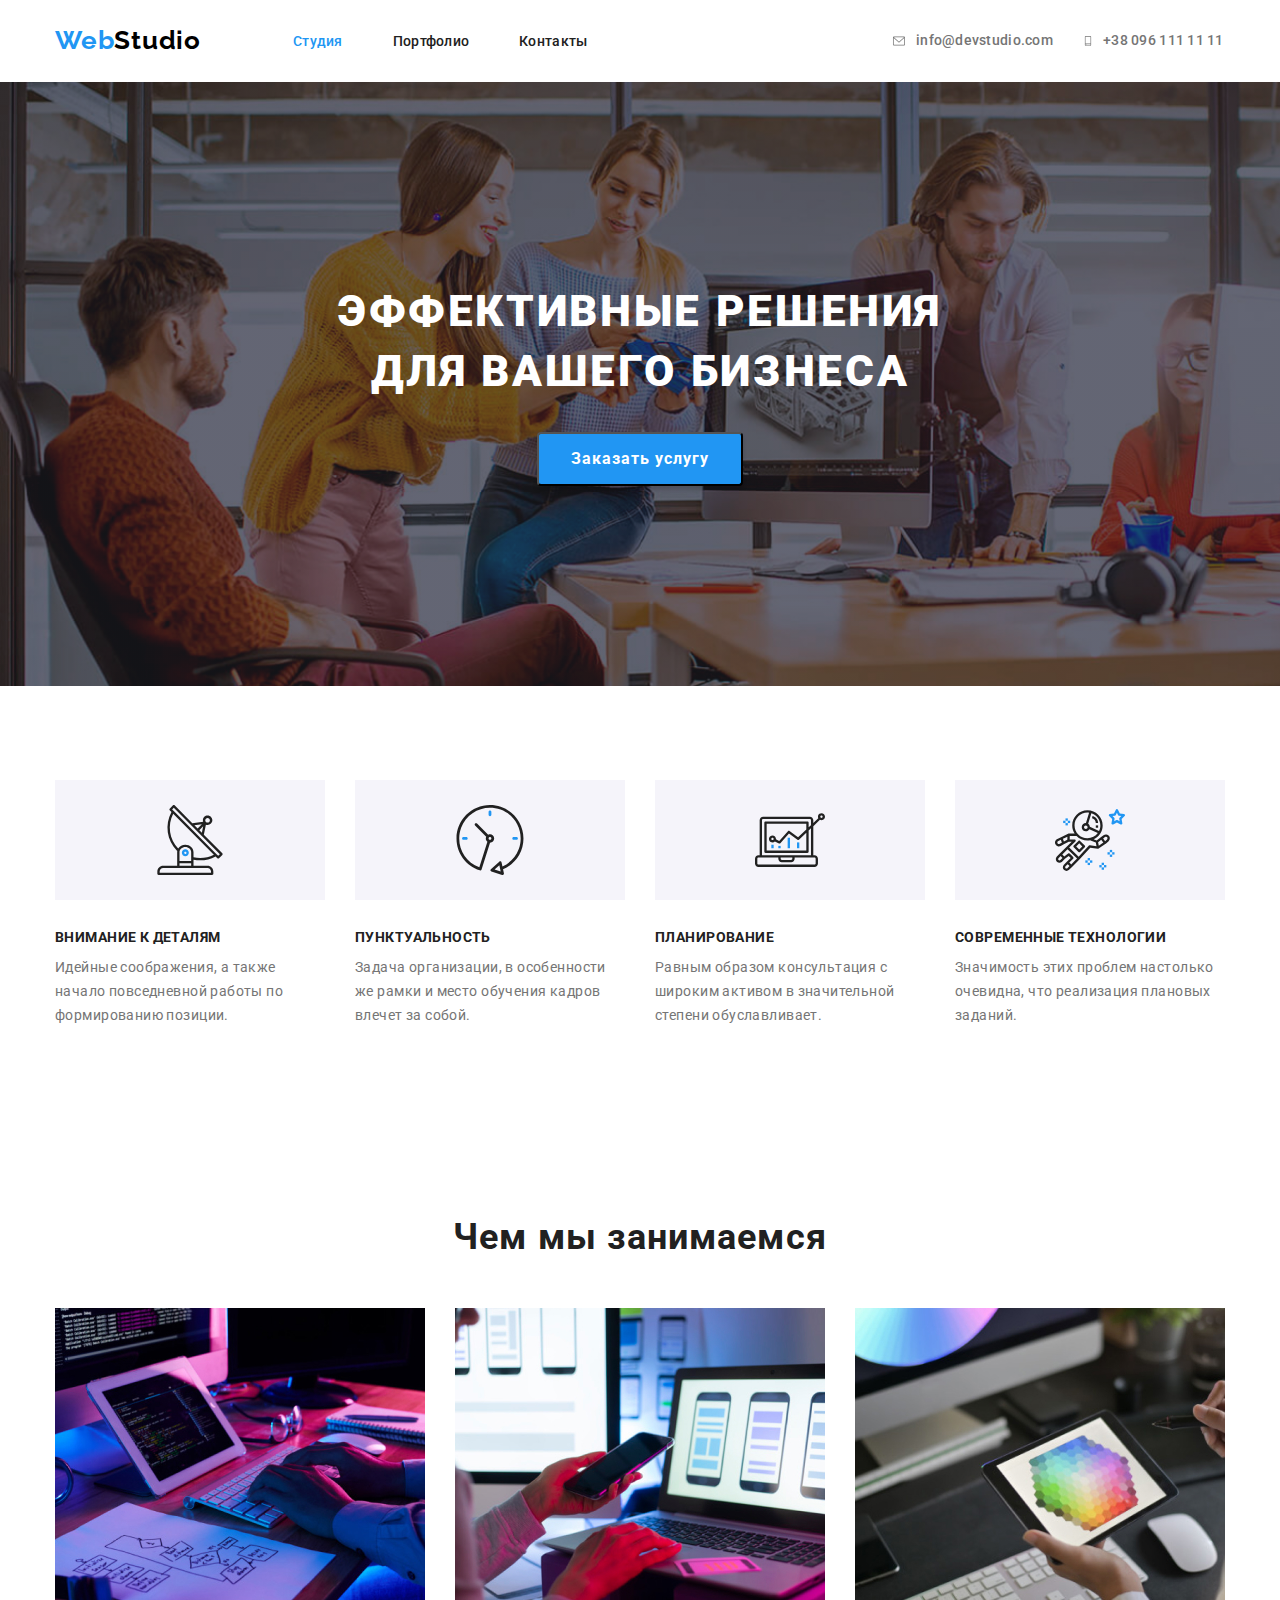
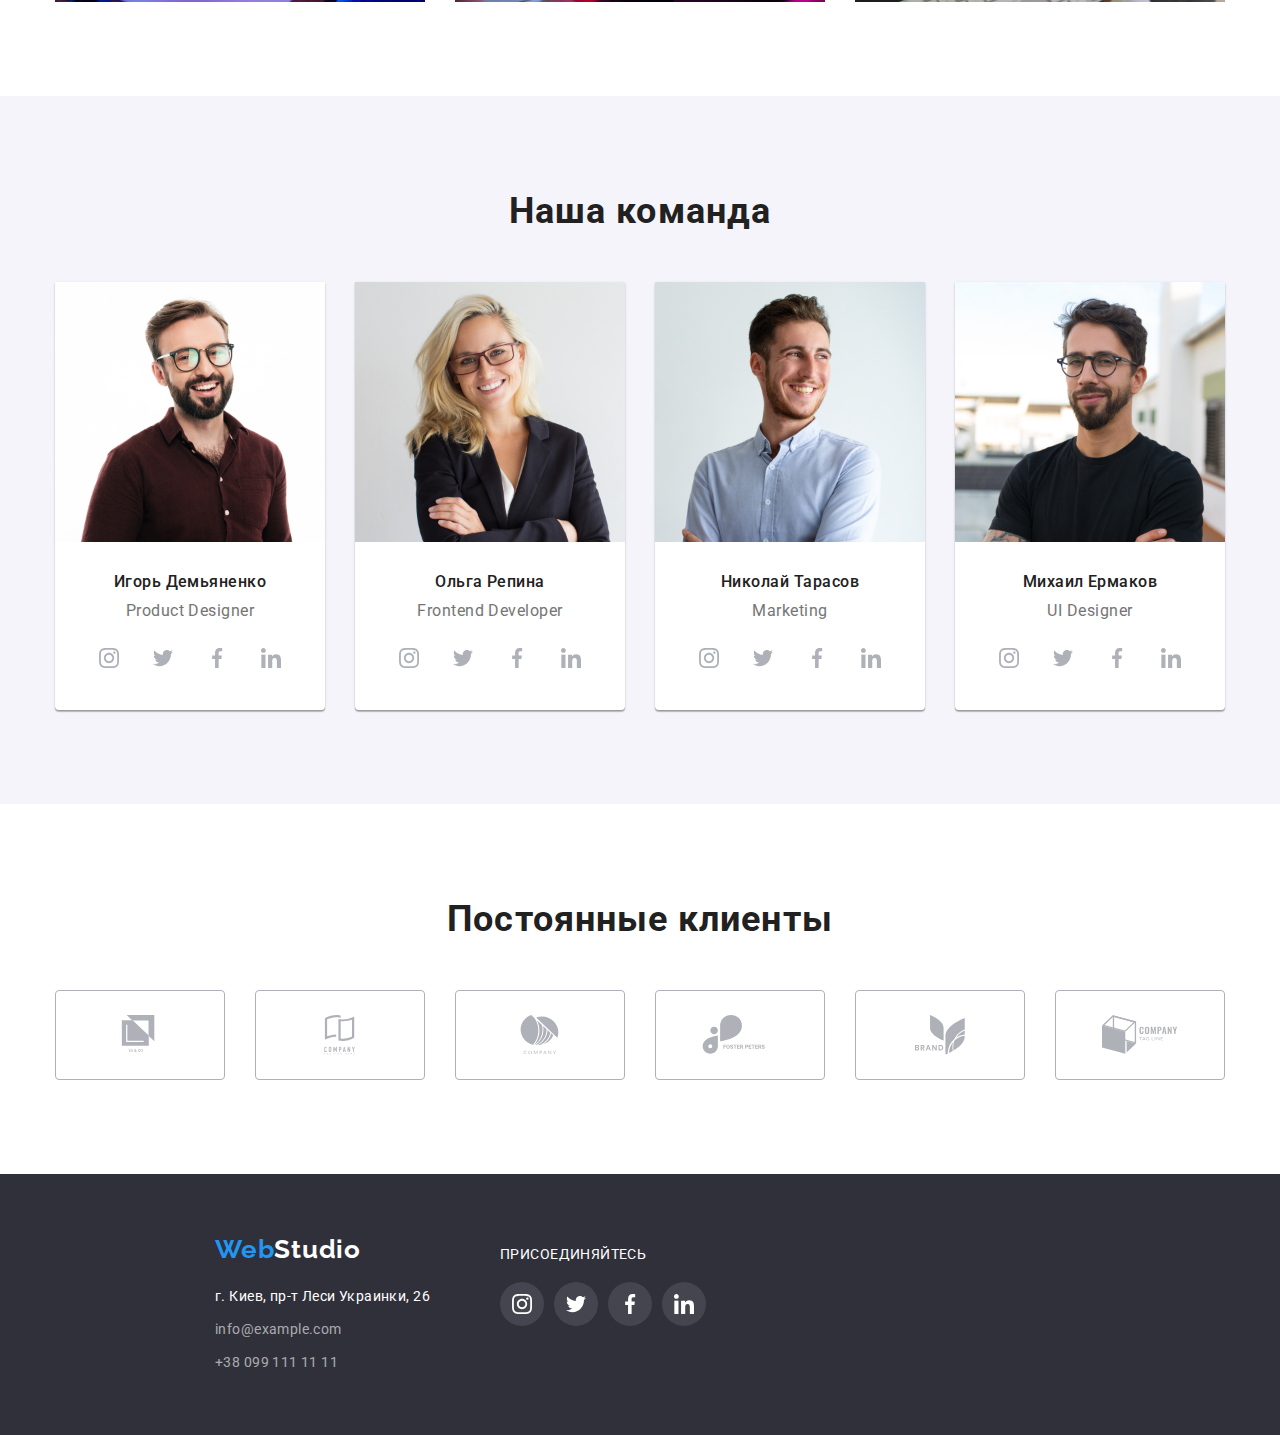
<file: index.html>
<!DOCTYPE html>
<html lang="ru">
<head>
    <meta charset="UTF-8">
    <meta name="viewport" content="width=device-width, initial-scale=1.0">
    <title>Главная</title>
    
    <link href="https://fonts.googleapis.com/css2?family=Raleway:wght@700&family=Roboto:wght@400;500;700;900&display=swap" rel="stylesheet">

    
    <link rel="stylesheet" href="https://cdnjs.cloudflare.com/ajax/libs/modern-normalize/1.0.0/modern-normalize.min.css">
    
    <link rel="stylesheet" href="./css/styles.css">
    
</head>

<body>
    <!-- NAVIGATION -->
    <header class="header">
        <div class="container">
            <nav class="navigation">
                <a href="./index.html" 
                class="logo link" aria-label="логотип веб студии">
                    <span class="logo-Web">Web</span><span class="logo-Studio">Studio</span></a>
            
                <ul class="site-nav list">
                    <li class="navigation-list-item">
                        <a href="./index.html" class="link current">Студия</a></li>
                    <li class="navigation-list-item">
                        <a href="./portfolio.html" class="link">Портфолио</a></li>
                    <li class="navigation-list-item">
                        <a href="contacts.html" class="link">Контакты</a></li>
                </ul>
            </nav>
            
            <ul class="header-contact-list list">
                <li class="header-contact-item contact-item-envelope">
                    <a href="mailto:info@devstudio.com" class="mail">
                        <svg class="envelope-svg">
                            <use href="./img/svg/sprite.svg#envelope"></use>
                        </svg>
                        info@devstudio.com
                    </a>
                </li>

                <li class="header-contact-item contact-item-phone">
                    <a href="tel:+380961111111" class="tel">
                        <svg class="phone-svg">
                            <use href="./img/svg/sprite.svg#phone"></use>
                        </svg>
                        +38 096 111 11 11
                    </a>
                </li>
            </ul>
        </div>          
    </header>
    
    <main>
        <!-- HERO -->
        <section class="hero">
            <div class="container">
                <h1 class="hero-title">Эффективные решения для вашего бизнеса</h1>
                <button type="button" class="button">Заказать услугу</button>
            </div>
           
        </section>

        <!-- Features -->
        <section class="section features-section">
            <!-- <h2 class="section-title">Наши преимущества</h2> -->
            <div class="container">
                <ul class="features">
                    <li class="features-item features-item-antenna">
                        <h3 class="title">Внимание к деталям</h3>
                        <p class="text">Идейные соображения, а также начало повседневной работы по формированию позиции.</p>
                    </li>
                    <li class="features-item features-item-clock">
                        <h3 class="title">Пунктуальность</h3>
                        <p class="text">Задача организации, в особенности же рамки и место обучения кадров влечет за собой.</p>
                    </li>
                    <li class="features-item features-item-diagram">
                        <h3 class="title">Планирование</h3>
                        <p class="text">Равным образом консультация с широким активом в значительной степени обуславливает.</p>
                    </li>
                    <li class="features-item features-item-astronaut">
                        <h3 class="title">Современные технологии</h3>
                        <p class="text">Значимость этих проблем настолько очевидна, что реализация плановых заданий.</p>
                    </li>
                </ul>
            </div>
           
        </section>

        <!-- SERVICES -->
        <section class="section services-section">
            <div class="container">
                <h2 class="section-title">Чем мы занимаемся</h2>
                <ul class="services-list">
                    <li class="services-list-item">
                        <a href="service_1.html">
                            <img src="./img/service/service_1.jpg" width="370" height="294" alt="Услуга 1"></a></li>
                    <li class="services-list-item">
                        <a href="service_2.html">
                            <img src="./img/service/service_2.jpg" width="370" height="294" alt="Услуга 2"></a></li>
                    <li class="services-list-item">
                        <a href="service_3.html">
                            <img src="./img/service/service_3.jpg" width="370" height="294" alt="Услуга 3"></a></li>
                </ul>
            </div>
            
        </section>

        <!-- TEAM -->
        <section class="section section-team">
            <div class="container">
                <h2 class="section-title">Наша команда</h2>
                <ul class="team-list">
                    <li class="team-member-item">
                        <img src="./img/team/team_1.jpg" width="270" height="260" alt="Игорь Демьяненко, наш дизайнер">
                        <h3 class="member-name">Игорь Демьяненко</h3>
                        <p class="member-position">Product Designer</p>
                        <ul class="social-list list">
                            <li class="social-list-item">
                                <a href="#" class="social-list-link link">
                                    <svg class="social-list-svg">
                                        <use href="./img/svg/sprite.svg#instagram"></use>
                                    </svg>
                                </a>
                            </li>
                            <li class="social-list-item">
                                <a href="#" class="social-list-link link">
                                    <svg class="social-list-svg">
                                        <use href="./img/svg/sprite.svg#twitter"></use>
                                    </svg>
                                </a>
                            </li>
                            <li class="social-list-item">
                                <a href="#" class="social-list-link link">
                                    <svg class="social-list-svg">
                                        <use href="./img/svg/sprite.svg#facebook"></use>
                                    </svg>
                                </a>
                            </li>
                            <li class="social-list-item">
                                <a href="#" class="social-list-link link">
                                    <svg class="social-list-svg">
                                        <use href="./img/svg/sprite.svg#linkedin"></use>
                                    </svg>
                                </a>
                            </li>
                        </ul>
                    </li>
                    <li class="team-member-item">
                        <img src="./img/team/team_2.jpg" width="270" height="260" alt="Ольга Репина, фрон-энд разработчик">
                        <h3 class="member-name">Ольга Репина</h3>
                        <p class="member-position">Frontend Developer</p>
                        <ul class="social-list list">
                            <li class="social-list-item">
                                <a href="#" class="social-list-link link">
                                    <svg class="social-list-svg">
                                        <use href="./img/svg/sprite.svg#instagram"></use>
                                    </svg>
                                </a>
                            </li>
                            <li class="social-list-item">
                                <a href="#" class="social-list-link link">
                                    <svg class="social-list-svg">
                                        <use href="./img/svg/sprite.svg#twitter"></use>
                                    </svg>
                                </a>
                            </li>
                            <li class="social-list-item">
                                <a href="#" class="social-list-link link">
                                    <svg class="social-list-svg">
                                        <use href="./img/svg/sprite.svg#facebook"></use>
                                    </svg>
                                </a>
                            </li>
                            <li class="social-list-item">
                                <a href="#" class="social-list-link link">
                                    <svg class="social-list-svg">
                                        <use href="./img/svg/sprite.svg#linkedin"></use>
                                    </svg>
                                </a>
                            </li>
                        </ul>
                    </li>
                    <li class="team-member-item">
                        <img src="./img/team/team_3.jpg" width="270" height="260" alt="Николай Тарасов, наш маркетолог">
                        <h3 class="member-name">Николай Тарасов</h3>
                        <p class="member-position">Marketing</p>
                        <ul class="social-list list">
                            <li class="social-list-item">
                                <a href="#" class="social-list-link link">
                                    <svg class="social-list-svg">
                                        <use href="./img/svg/sprite.svg#instagram"></use>
                                    </svg>
                                </a>
                            </li>
                            <li class="social-list-item">
                                <a href="#" class="social-list-link link">
                                    <svg class="social-list-svg">
                                        <use href="./img/svg/sprite.svg#twitter"></use>
                                    </svg>
                                </a>
                            </li>
                            <li class="social-list-item">
                                <a href="#" class="social-list-link link">
                                    <svg class="social-list-svg">
                                        <use href="./img/svg/sprite.svg#facebook"></use>
                                    </svg>
                                </a>
                            </li>
                            <li class="social-list-item">
                                <a href="#" class="social-list-link link">
                                    <svg class="social-list-svg">
                                        <use href="./img/svg/sprite.svg#linkedin"></use>
                                    </svg>
                                </a>
                            </li>
                        </ul>
                    </li>
                    <li class="team-member-item">
                        <img src="./img/team/team_4.jpg" width="270" height="260" alt="Михаил Ермаков, дизайнер интерфейсов">
                        <h3 class="member-name">Михаил Ермаков</h3>
                        <p class="member-position">UI Designer</p>
                        <ul class="social-list list">
                            <li class="social-list-item">
                                <a href="#" class="social-list-link link">
                                    <svg class="social-list-svg">
                                        <use href="./img/svg/sprite.svg#instagram"></use>
                                    </svg>
                                </a>
                            </li>
                            <li class="social-list-item">
                                <a href="#" class="social-list-link link">
                                    <svg class="social-list-svg">
                                        <use href="./img/svg/sprite.svg#twitter"></use>
                                    </svg>
                                </a>
                            </li>
                            <li class="social-list-item">
                                <a href="#" class="social-list-link link">
                                    <svg class="social-list-svg">
                                        <use href="./img/svg/sprite.svg#facebook"></use>
                                    </svg>
                                </a>
                            </li>
                            <li class="social-list-item">
                                <a href="#" class="social-list-link link">
                                    <svg class="social-list-svg">
                                        <use href="./img/svg/sprite.svg#linkedin"></use>
                                    </svg>
                                </a>
                            </li>
                        </ul>
                    </li>
                </ul>
            </div>
        </section>

        <!-- CLIENTS -->
        <section class="clients">
            <div class="container">
                <h2 class="clients-title">Постоянные клиенты</h2>
                <div class="clients-logo">
                <ul class="clients-list list">
                    <li class="clients-item">
                        <a href="#" class="clients-link link">
                            <svg class="client-logo1 client-logo-svg">
                                <use href="./img/svg/sprite.svg#logo1"></use>
                            </svg>                            
                        </a>
                    </li>
                    <li class="clients-item">
                        <a href="#" class="clients-link link">
                            <svg class="client-logo2 client-logo-svg">
                                <use href="./img/svg/sprite.svg#logo2"></use>
                            </svg>                            
                        </a>
                    </li>
                    <li class="clients-item">
                        <a href="#" class="clients-link link">
                            <svg class="client-logo3 client-logo-svg">
                                <use href="./img/svg/sprite.svg#logo3"></use>
                            </svg>                            
                        </a>
                    </li>
                    <li class="clients-item">
                        <a href="#" class="clients-link link">
                            <svg class="client-logo4 client-logo-svg">
                                <use href="./img/svg/sprite.svg#logo4"></use>
                            </svg>                            
                        </a>
                    </li>
                    <li class="clients-item">
                        <a href="#" class="clients-link link">
                            <svg class="client-logo5 client-logo-svg">
                                <use href="./img/svg/sprite.svg#logo5"></use>
                            </svg>                            
                        </a>
                    </li>
                    <li class="clients-item">
                        <a href="#" class="clients-link link">
                            <svg class="client-logo6 client-logo-svg">
                                <use href="./img/svg/sprite.svg#logo6"></use>
                            </svg>                            
                        </a>
                    </li>
                </ul>
                </div>
            </div>

        </section>
        
    </main>
    
    <!-- ADDRESS -->
    <footer class="footer">
        <div class="container footer-combine">
            <div class="footer-address">
                <a href="./index.html" class="footer-logo">
                <span class="logo-Web">Web</span><span class="logo-Studio">Studio</span></a>
                
                <ul class="footer-list">
                    <li class="footer-item">
                        <address class="address">г. Киев, пр-т Леси Украинки, 26</address>
                    </li>
                    <li class="footer-item">
                        <a href="mailto:info@example.com" class="mail">info@example.com</a>
                    </li>
                    <li class="footer-item">
                        <a href="tel:+380991111111" class="tel">+38 099 111 11 11</a>
                    </li>
                </ul>   
            </div>
            <div class="footer-social">
                <h2 class="slogan">присоединяйтесь</h2>
                <ul class="footer-social-list list">
                    <li class="footer-social-item">
                        <a href="#" class="footer-social-link link">
                            <svg class="footer-social-svg">
                                <use href="./img/svg/sprite.svg#instagram"></use>
                            </svg>
                        </a>
                    </li>
                    <li class="footer-social-item">
                        <a href="#" class="footer-social-link link">
                            <svg class="footer-social-svg">
                                <use href="./img/svg/sprite.svg#twitter"></use>
                            </svg>
                        </a>
                    </li>
                    <li class="footer-social-item">
                        <a href="#" class="footer-social-link link">
                            <svg class="footer-social-svg">
                                <use href="./img/svg/sprite.svg#facebook"></use>
                            </svg>
                        </a>
                    </li>
                    <li class="footer-social-item">
                        <a href="#" class="footer-social-link link">
                            <svg class="footer-social-svg">
                                <use href="./img/svg/sprite.svg#linkedin"></use>
                            </svg>
                        </a>
                    </li>
                </ul>
            </div>
        </div>
    </footer>

</body>
</html>
</file>
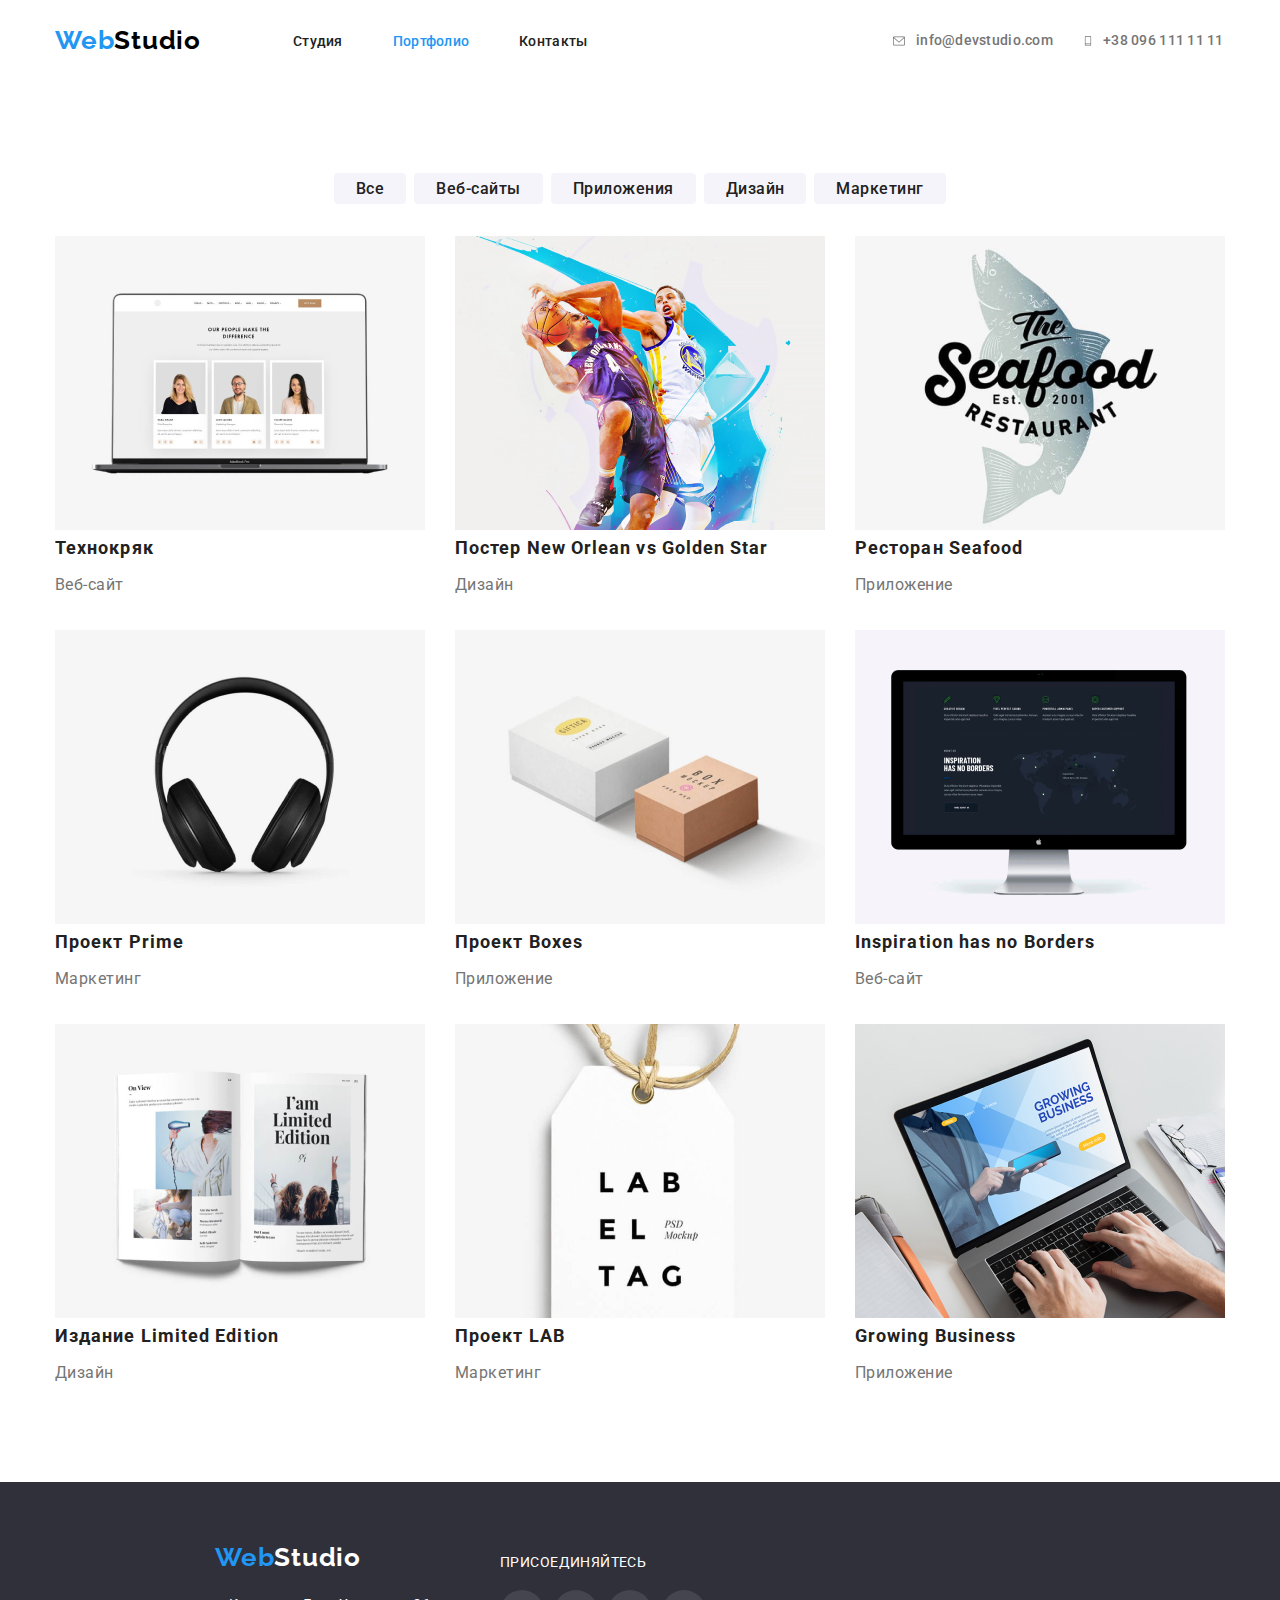
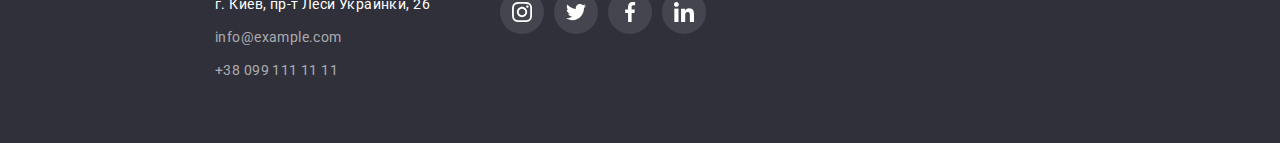
<file: portfolio.html>
<!DOCTYPE html>
<html lang="ru">
<head>
    <meta charset="UTF-8">
    <meta name="viewport" content="width=device-width, initial-scale=1.0">
    <title>Портфолио</title>

    <link href="https://fonts.googleapis.com/css2?family=Raleway:wght@700&family=Roboto:wght@400;500;700;900&display=swap" rel="stylesheet">
    

    <link rel="stylesheet" href="https://cdnjs.cloudflare.com/ajax/libs/modern-normalize/1.0.0/modern-normalize.min.css">

    <link rel="stylesheet" href="./css/styles.css">

</head>

<body>
    <!-- NAVIGATION -->
    <header class="header">
        <div class="container">
            <nav class="navigation">
                <a href="./index.html" class="logo link" aria-label="логотип веб студии">
                    <span class="logo-Web">Web</span><span class="logo-Studio">Studio</span></a>
    
                <ul class="site-nav list">
                    <li class="navigation-list-item">
                        <a href="./index.html" class="link">Студия</a></li>
                    <li class="navigation-list-item">
                        <a href="./portfolio.html" class="link current">Портфолио</a></li>
                    <li class="navigation-list-item">
                        <a href="contacts.html" class="link">Контакты</a></li>
                </ul>
            </nav>
    
            <ul class="header-contact-list list">
                <li class="header-contact-item contact-item-envelope">
                    <a href="mailto:info@devstudio.com" class="mail">
                        <svg class="envelope-svg">
                            <use href="./img/svg/sprite.svg#envelope"></use>
                        </svg>
                        info@devstudio.com
                    </a>
                </li>
    
                <li class="header-contact-item contact-item-phone">
                    <a href="tel:+380961111111" class="tel">
                        <svg class="phone-svg">
                            <use href="./img/svg/sprite.svg#phone"></use>
                        </svg>
                        +38 096 111 11 11
                    </a>
                </li>
            </ul>
        </div>
    
    </header>

    <main>
        <div class="container">
            <section class="samples">
                <!-- <h1>Work Samples Filter</h1> -->
                <section class="filters">
                    <ul class="filter-list">
                        <li class="filter-list-item">
                            <a href="" class="radio-button">Все</a></li>
                        <li class="filter-list-item">
                            <a href="" class="radio-button">Веб-сайты</a></li>
                        <li class="filter-list-item">
                            <a href="" class="radio-button">Приложения</a></li>
                        <li class="filter-list-item">
                            <a href="" class="radio-button">Дизайн</a></li>
                        <li class="filter-list-item">
                            <a href="" class="radio-button">Маркетинг</a></li>
                    </ul>
                </section>
                
                <!-- <h2>Work Samples</h2> -->
                <section class="work-samples">
                    <ul class="work-samples-list">
                        <li class="work-samples-item">
                            <a href="sample1.html">
                                <img src="./img/samples/sample1.jpg" width="370" height="294" alt="Пример работы №1">
                                <h3 class="sample-name">Технокряк</h3>
                                <p class="sample-type">Веб-сайт</p>
                            </a>
                        </li>
                        <li class="work-samples-item">
                            <a href="sample2.html">
                                <img src="./img/samples/sample2.jpg" width="370" height="294" alt="Пример работы №2">
                                <h3 class="sample-name">Постер New Orlean vs Golden Star</h3>
                                <p class="sample-type">Дизайн</p>
                            </a>
                        </li>
                        <li class="work-samples-item">
                            <a href="sample3.html">
                                <img src="./img/samples/sample3.jpg" width="370" height="294" alt="Пример работы №3">
                                <h3 class="sample-name">Ресторан Seafood</h3>
                                <p class="sample-type">Приложение</p>
                            </a>
                        </li>
                        <li class="work-samples-item">
                            <a href="sample4.html">
                                <img src="./img/samples/sample4.jpg" width="370" height="294" alt="Пример работы №4">
                                <h3 class="sample-name">Проект Prime</h3>
                                <p class="sample-type">Маркетинг</p>
                            </a>
                        </li>
                        <li class="work-samples-item">
                            <a href="sample5.html">
                                <img src="./img/samples/sample5.jpg" width="370" height="294" alt="Пример работы №5">
                                <h3 class="sample-name">Проект Boxes</h3>
                                <p class="sample-type">Приложение</p>
                            </a>
                        </li>
                        <li class="work-samples-item">
                            <a href="sample6.html">
                                <img src="./img/samples/sample6.jpg" width="370" height="294" alt="Пример работы №6">
                                <h3 class="sample-name">Inspiration has no Borders</h3>
                                <p class="sample-type">Веб-сайт</p>
                            </a>
                        </li>
                        <li class="work-samples-item">
                            <a href="sample7.html">
                                <img src="./img/samples/sample7.jpg" width="370" height="294" alt="Пример работы №7">
                                <h3 class="sample-name">Издание Limited Edition</h3>
                                <p class="sample-type">Дизайн</p>
                            </a>
                        </li class="work-samples-item">
                        <li class="work-samples-item">
                            <a href="sample8.html">
                                <img src="./img/samples/sample8.jpg" width="370" height="294" alt="Пример работы №8">
                                <h3 class="sample-name">Проект LAB</h3>
                                <p class="sample-type">Маркетинг</p>
                            </a>
                        </li>
                        <li class="work-samples-item">
                            <a href="sample9.html">
                                <img src="./img/samples/sample9.jpg" width="370" height="294" alt="Пример работы №9">
                                <h3 class="sample-name">Growing Business</h3>
                                <p class="sample-type">Приложение</p>
                            </a>
                        </li>
                    </ul>
                </section>
            </section>           
        </div>
    </main>

    <!-- ADDRESS -->
    <footer class="footer">
        <div class="container footer-combine">
            <div class="footer-address">
                <a href="./index.html" class="footer-logo">
                    <span class="logo-Web">Web</span><span class="logo-Studio">Studio</span></a>
    
                <ul class="footer-list">
                    <li class="footer-item">
                        <address class="address">г. Киев, пр-т Леси Украинки, 26</address>
                    </li>
                    <li class="footer-item">
                        <a href="mailto:info@example.com" class="mail">info@example.com</a>
                    </li>
                    <li class="footer-item">
                        <a href="tel:+380991111111" class="tel">+38 099 111 11 11</a>
                    </li>
                </ul>
            </div>
            <div class="footer-social">
                <h2 class="slogan">присоединяйтесь</h2>
                <ul class="footer-social-list list">
                    <li class="footer-social-item">
                        <a href="#" class="footer-social-link link">
                            <svg class="footer-social-svg">
                                <use href="./img/svg/sprite.svg#instagram"></use>
                            </svg>
                        </a>
                    </li>
                    <li class="footer-social-item">
                        <a href="#" class="footer-social-link link">
                            <svg class="footer-social-svg">
                                <use href="./img/svg/sprite.svg#twitter"></use>
                            </svg>
                        </a>
                    </li>
                    <li class="footer-social-item">
                        <a href="#" class="footer-social-link link">
                            <svg class="footer-social-svg">
                                <use href="./img/svg/sprite.svg#facebook"></use>
                            </svg>
                        </a>
                    </li>
                    <li class="footer-social-item">
                        <a href="#" class="footer-social-link link">
                            <svg class="footer-social-svg">
                                <use href="./img/svg/sprite.svg#linkedin"></use>
                            </svg>
                        </a>
                    </li>
                </ul>
            </div>
        </div>
    </footer>
    
</body>
</html>
</file>
<file: css/styles.css>
/* цвет основного текста #212121;
дополн.цвет текста #757575;
цвет акцент #2196F3;
при наведении #FFFFFF; */

/* nav background: #ffffff;
hero background: #C4C4C4;
advant background: #e5e5e5;
services background: #e5e5e5;
team background: #f5f4fa;
footer background: #2F303A; */

/*  logo-font: Raleway 700;
    main-title-font: Roboto 700, 900;
    main-paragraph-font: Roboto 400, 500;
*/

:root {
  --primary-text-color: #757575;
  --title-text-color: #212121;
  --accent-color: #2196f3;
  --hero-title: #000000;
  --primary-white-color: #ffffff;
  --hero-background: #c4c4c4;
  --team-background: #f5f4fa;
  --footer-background: #2f303a;
}

body {
  background-color: var(--primary-white-color);
  color: var(--primary-text-color);
  font-family: Roboto, sans-serif;
  font-style: normal;
}

ul {
  list-style: none;
}

a {
  text-decoration: none;
  color: var(--primary-text-color);
}

h1,
h2,
h3,
h4,
h5,
h6 {
  color: var(--title-text-color);
}

*,
*::before,
*::after {
  margin: 0;
  padding: 0;
}

img {
  display: block;
}

.link {
  text-decoration: none;
}

.container {
  width: 1200px;
  padding: 0 15px;
  margin: 0 auto;
}

/* .container * {
  outline: 1px solid red;
  background-color: skyblue;
} */

/* ! ========================= Logo ========================= */

.header .container {
  display: flex;
  align-items: center;
  flex-wrap: wrap;
}

.navigation {
  display: flex;
  align-items: center;
}

.logo.link {
  width: 145px;
  height: 31px;
  margin-top: 24px;
  margin-bottom: 25px;
  margin-right: 93px;
}

.logo-Web {
  color: var(--accent-color);
}

.logo-Studio {
  color: var(--hero-title);
}

.logo-Web,
.logo-Studio {
  font-family: Raleway, sans-serif;
  font-weight: 700;
  font-size: 26px;
  line-height: 1.2;
  letter-spacing: 0.03em;
}

/* ! ========================= Site Nav ========================= */

.site-nav .link {
  color: var(--title-text-color);
}

.site-nav .current {
  color: var(--accent-color);
}

.site-nav .link:hover,
.site-nav .link:focus {
  color: var(--accent-color);
}

/* .list .mail {
  color: var(--accent-color);
} */

.list .mail:hover,
.list .mail:focus,
.list .tel:hover,
.list .tel:focus {
  color: var(--accent-color);
}

.list .link,
.list .mail,
.list .tel {
  font-weight: 500;
  font-size: 14px;
  line-height: 1.14;
  letter-spacing: 0.02em;
}

.site-nav {
  display: flex;
  align-items: center;
}

.navigation-list-item:not(:last-child) {
  margin-right: 50px;
  margin-top: 32px;
  margin-bottom: 32px;
}

.header-contact-list {
  display: flex;
  align-items: center;
  background-color: #ffffff;
  margin-left: auto;
}

.mail,
.tel {
  display: flex;
  align-items: center;
}

.header-contact-item .mail {
  margin-right: 30px;
}
.envelope-svg {
  width: 16px;
  height: 12px;
  margin-right: 10px;
}
.phone-svg {
  width: 10px;
  height: 16px;
  margin-right: 10px;
}

.mail {
  width: 161px;
}
.contact-item-phone {
  width: 142px;
}

.header-contact-item {
  fill: var(--primary-text-color);
}

/* todo почему focus не работает? */
.header-contact-item:hover,
.header-contact-item:focus {
  fill: var(--accent-color);
}

.header-line {
  /* border bottom */
  width: 1600px;
  margin: 0 auto;
  border: 1px solid #ececec;
}

/* ! ========================= Hero ========================= */

.hero {
  max-width: 1600px;
  margin: 0 auto;
  background-color: var(--hero-background);
  text-align: center;
  background-image: linear-gradient(
      rgba(47, 48, 58, 0.4),
      rgba(47, 48, 58, 0.4)
    ),
    url(../img/bg.jpg);
  background-repeat: no-repeat;
  background-size: cover;
}

.hero .container {
  padding: 200px 0;
}

.hero-title {
  color: var(--primary-white-color);
  font-weight: 900;
  font-size: 44px;
  line-height: 1.36;
  letter-spacing: 0.06em;
  text-transform: uppercase;

  width: 696px;
  margin: 0 auto;
}

.hero .button {
  color: var(--primary-white-color);
  background-color: var(--accent-color);

  font-weight: 700;
  font-size: 16px;
  line-height: 1.87;
  text-align: center;
  letter-spacing: 0.06em;

  box-shadow: 0px 4px 4px rgba(0, 0, 0, 0.15);
  border-radius: 4px;

  padding: 10px 32px;
  margin-top: 30px;
}

/* ! ========================= Features ========================= */

.features-section {
  padding: 94px 0;
}

.section .features {
  display: flex;
  align-items: center;
}

.section .title {
  font-weight: 700;
  font-size: 14px;
  line-height: 1.14;
  letter-spacing: 0.03em;
  text-transform: uppercase;
  margin-bottom: 10px;
}

.features .text {
  font-weight: 400;
  font-size: 14px;
  line-height: 1.71;
  letter-spacing: 0.03em;
}

.features-item {
  width: 270px;
}

.features-item:not(:last-child) {
  margin-right: 30px;
}

.features-item::before {
  display: block;
  content: '';
  /* width: 100%; */
  height: 120px;
  background-color: var(--team-background);
  margin-bottom: 30px;
  background-repeat: no-repeat;
  background-size: 70px 70px;
  background-position: center;
}

.features-item-antenna::before {
  background-image: url(../img/svg/antenna.svg);
}
.features-item-clock::before {
  background-image: url(../img/svg/clock.svg);
}
.features-item-diagram::before {
  background-image: url(../img/svg/diagram.svg);
}
.features-item-astronaut::before {
  background-image: url(../img/svg/astronaut.svg);
}

/* ! ========================= SERVICES ========================= */

.services-section {
  padding: 94px 0;
}

.services-list {
  display: flex;
  align-items: center;
  justify-content: space-between;
}

.section-title {
  font-weight: 700;
  font-size: 36px;
  line-height: 1.17;
  text-align: center;
  letter-spacing: 0.03em;
  margin-bottom: 50px;
}

/* ! ========================= TEAM ========================= */

.section-team {
  background: #f5f4fa;
  padding: 94px 0;
}

.team-list {
  display: flex;
  align-items: center;
  justify-content: space-between;
}

.team-member-item > img {
  margin-bottom: 30px;
}

.team-member-item {
  background: #ffffff;
  /* material shadow v1 */
  box-shadow: 0px 1px 3px rgba(0, 0, 0, 0.12), 0px 1px 1px rgba(0, 0, 0, 0.14),
    0px 2px 1px rgba(0, 0, 0, 0.2);
  border-radius: 0px 0px 4px 4px;
}

.member-name {
  font-weight: 500;
  font-size: 16px;
  line-height: 1.19;
  text-align: center;
  letter-spacing: 0.03em;
  margin-bottom: 10px;
}

.member-position {
  font-weight: normal;
  font-size: 16px;
  line-height: 19px;
  text-align: center;
  letter-spacing: 0.03em;
  /* margin-bottom: 30px; */
}

.section-team {
  background-color: var(--team-background);
}

.social-list {
  display: flex;
  justify-content: space-between;
  margin: 16px 32px 30px;
}

.social-list-link {
  display: flex;
  justify-content: center;
  align-items: center;
  width: 44px;
  height: 44px;
  border-radius: 50%;
  background-color: #ffffff;
}

.social-list-svg {
  fill: #afb1b8;
  width: 20px;
  height: 20px;
}

.social-list-link:hover {
  background-color: var(--accent-color);
}

.social-list-link:hover .social-list-svg {
  fill: #ffffff;
}

/* ! ========================= CLIENTS ========================= */

.clients {
  padding: 94px 0;
}
.clients-title {
  font-family: Roboto;
  font-style: normal;
  font-weight: 700;
  font-size: 36px;
  line-height: 1.167;
  text-align: center;
  letter-spacing: 0.03em;
  width: 392px;
  margin: 0 auto;
  margin-bottom: 50px;
}

.clients-list {
  display: flex;
  align-items: center;
  justify-content: center;
}
.clients-link {
  display: block;
  width: 170px;
  height: 90px;
  border: 1px solid #afb1b8;
  box-sizing: border-box;
  border-radius: 4px;
}

.clients-item:not(:last-child) {
  margin-right: 30px;
}

.clients-link:hover,
.clients-link:focus {
  color: var(--accent-color);
}

.clients-link {
  display: flex;
  justify-content: center;
  align-items: center;
}

.client-logo-svg {
  fill: #afb1b8;
  width: 45%;
  height: 45%;
}

/* .client-logo-svg:hover {
  fill: var(--accent-color);
} */

.clients-link:hover .client-logo-svg {
  fill: var(--accent-color);
}

/* ! ========================= Footer ========================= */

.footer {
  width: 1600px;
  margin: 0 auto;
  color: var(--primary-white-color);
  background-color: var(--footer-background);
  /* padding: 60px 0; */
}

.footer .logo-Studio {
  color: var(--primary-white-color);
}

.footer .mail,
.footer .tel {
  color: rgba(255, 255, 255, 0.6);
}

.footer .address,
.footer .mail,
.footer .tel {
  font-style: normal;
  font-weight: 400;
  font-size: 14px;
  line-height: 1.71;
  letter-spacing: 0.03em;
}

.footer-list {
  margin-top: 20px;
}

.footer-item:not(:last-child) {
  margin-bottom: 9px;
}

.footer-combine {
  display: flex;
}
.footer-address {
  margin: 60px 0;
}

.slogan {
  color: var(--primary-white-color);
  font-family: Roboto;
  font-style: normal;
  font-weight: 400;
  font-size: 14px;
  line-height: 1.143;
  letter-spacing: 0.03em;
  text-transform: uppercase;
  margin-bottom: 20px;
}
.footer-social {
  margin-top: 72px;
  /* margin-bottom: 100px;  */
  margin-left: 70px;
}

.footer-social-list {
  display: flex;
  justify-content: space-between;
  /* margin: 16px 32px 30px; */
  width: 206px;
}

.footer-social-link {
  display: flex;
  justify-content: center;
  align-items: center;
  width: 44px;
  height: 44px;
  border-radius: 50%;
  background-color: rgba(255, 255, 255, 0.1);
}

.footer-social-svg {
  fill: var(--primary-white-color);
  width: 20px;
  height: 20px;
}

.footer-social-link:hover {
  background-color: var(--accent-color);
}

/* ! ===================== Work Samples Filter ===================== */

.samples {
  padding: 94px 0;
}

.filter-list {
  display: flex;
  align-items: center;
  width: 612px;
  margin: 0 auto;
}

.radio-button {
  padding: 6px 22px;
  margin-bottom: 16px;
  border: 0;
  background: var(--team-background);
  border-radius: 4px;
  color: var(--title-text-color);
  font-weight: 500;
  font-size: 16px;
  line-height: 1.62;
  text-align: center;
  letter-spacing: 0.03em;
}

.filter-list-item:not(:last-child) {
  margin-right: 8px;
}

.radio-button:hover,
.radio-button:focus {
  color: var(--primary-white-color);
  background-color: var(--accent-color);
  box-shadow: 0px 3px 1px rgba(0, 0, 0, 0.1), 0px 1px 2px rgba(0, 0, 0, 0.08),
    0px 2px 2px rgba(0, 0, 0, 0.12);
}

.sample-name {
  font-weight: 700;
  font-size: 18px;
  line-height: 2;
  letter-spacing: 0.06em;
}

.sample-type {
  font-weight: 400;
  font-size: 16px;
  line-height: 1.87;
  letter-spacing: 0.03em;
}

.work-samples-list {
  display: flex;
  flex-wrap: wrap;
}

.work-samples {
  margin-top: 34px;
}

.work-samples-item:not(:nth-child(3n)) {
  margin-right: 30px;
}

.sample-title {
  padding: 20px 24px;
}

.sample-name {
  margin-bottom: 4px;
}

.work-samples-item:nth-child(n + 4) {
  margin-top: 30px;
}

/* .work-samples-item:hover {
  background: #ffffff;
  border: 1px solid #eeeeee;
  box-sizing: border-box;
  box-shadow: 0px 1px 1px rgba(0, 0, 0, 0.12), 0px 4px 4px rgba(0, 0, 0, 0.06),
    1px 4px 6px rgba(0, 0, 0, 0.16);
} */
</file>
